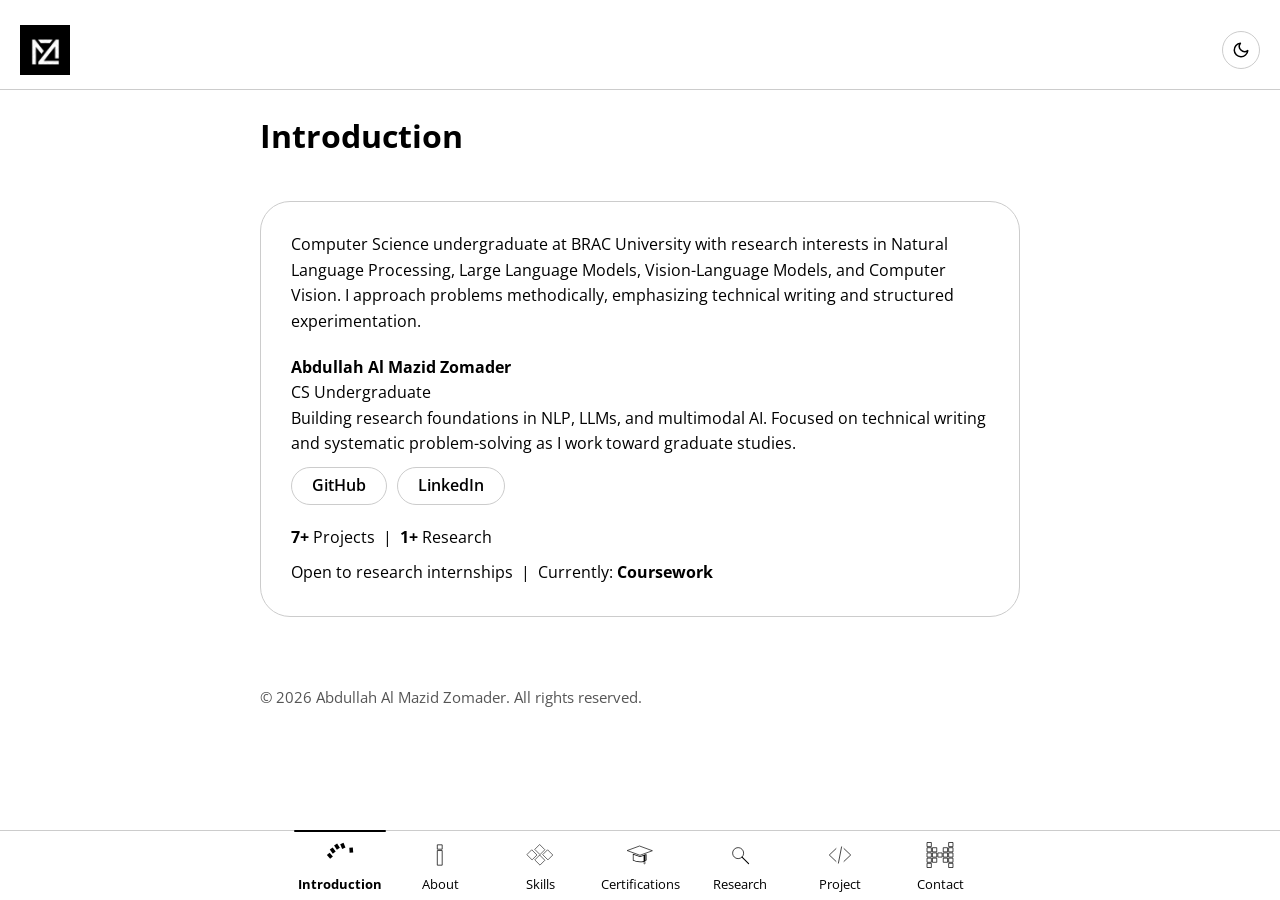
<file: index.html>
<!DOCTYPE html>
<html lang="en">

<head>
    <meta charset="utf-8" />
    <meta name="viewport" content="width=device-width, initial-scale=1.0">
    <link rel="canonical" href="https://shahriarabid191.github.io/" />
    <meta name="description" content="Personal portfolio of Abdullah Al Mazid Zomader — CS undergraduate at BRAC University. Projects, research, and contact." />
    <meta name="keywords" content="Portfolio, Computer Science, NLP, LLMs, Research, BRAC University">
    <meta name="author" content="Abdullah Al Mazid Zomader" />

    <title>Mazid | Portfolio</title>

    <link rel="icon" type="image/x-icon" href="/images/Logo.jpg">

    <link rel="preconnect" href="https://fonts.googleapis.com">
    <link rel="preconnect" href="https://fonts.gstatic.com" crossorigin>
    <link href="https://fonts.googleapis.com/css2?family=Open+Sans:ital,wght@0,300..800;1,300..800&display=swap" rel="stylesheet">

    <link rel="preload" href="/css/style.css" as="style">
    <link rel="stylesheet" href="/css/style.css">
    <script src="/js/script.js" defer></script>
    <script>
        (function() {
            var saved = localStorage.getItem('theme');
            var prefersDark = window.matchMedia('(prefers-color-scheme: dark)').matches;
            if (saved === 'dark' || (!saved && prefersDark)) document.documentElement.setAttribute('data-theme', 'dark');
        })();
    </script>
</head>

<body class="en">
    <header class="top-header" role="banner">
        <img id="logo" src="/images/Logo.jpg" alt="Logo">
    </header>

    <main class="content">

        <!-- INTRODUCTION -->
        <h1 class="pgTitle">Introduction</h1>

        <section class="container" id="introduction" aria-label="Introduction">
            <p>Computer Science undergraduate at BRAC University with research interests in Natural Language Processing,
            Large Language Models, Vision-Language Models, and Computer Vision. I approach problems methodically,
            emphasizing technical writing and structured experimentation.</p>

            <p class="mt-20">
                <strong>Abdullah Al Mazid Zomader</strong><br>
                CS Undergraduate
            </p>

            <p>Building research foundations in NLP, LLMs, and multimodal AI. Focused on technical writing and
            systematic problem-solving as I work toward graduate studies.</p>

            <div class="socials mt-10">
                <a class="link" href="https://github.com/mazidzomader" target="_blank" rel="noreferrer">GitHub</a>
                <a class="link" href="https://linkedin.com/in/abdullah-al-mazid-zomader" target="_blank" rel="noreferrer">LinkedIn</a>
            </div>

            <p class="mt-20">
                <strong id="projectCount">…</strong> Projects &nbsp;|&nbsp; <strong id="researchCount">…</strong> Research
            </p>

            <p class="mt-10">
                Open to research internships &nbsp;|&nbsp; Currently: <strong>Coursework</strong>
            </p>
        </section>


    </main>

    <footer class="footer">
        &copy; <script>document.write(new Date().getFullYear())</script> Abdullah Al Mazid Zomader. All rights reserved.
    </footer>

</body>

</html>
</file>
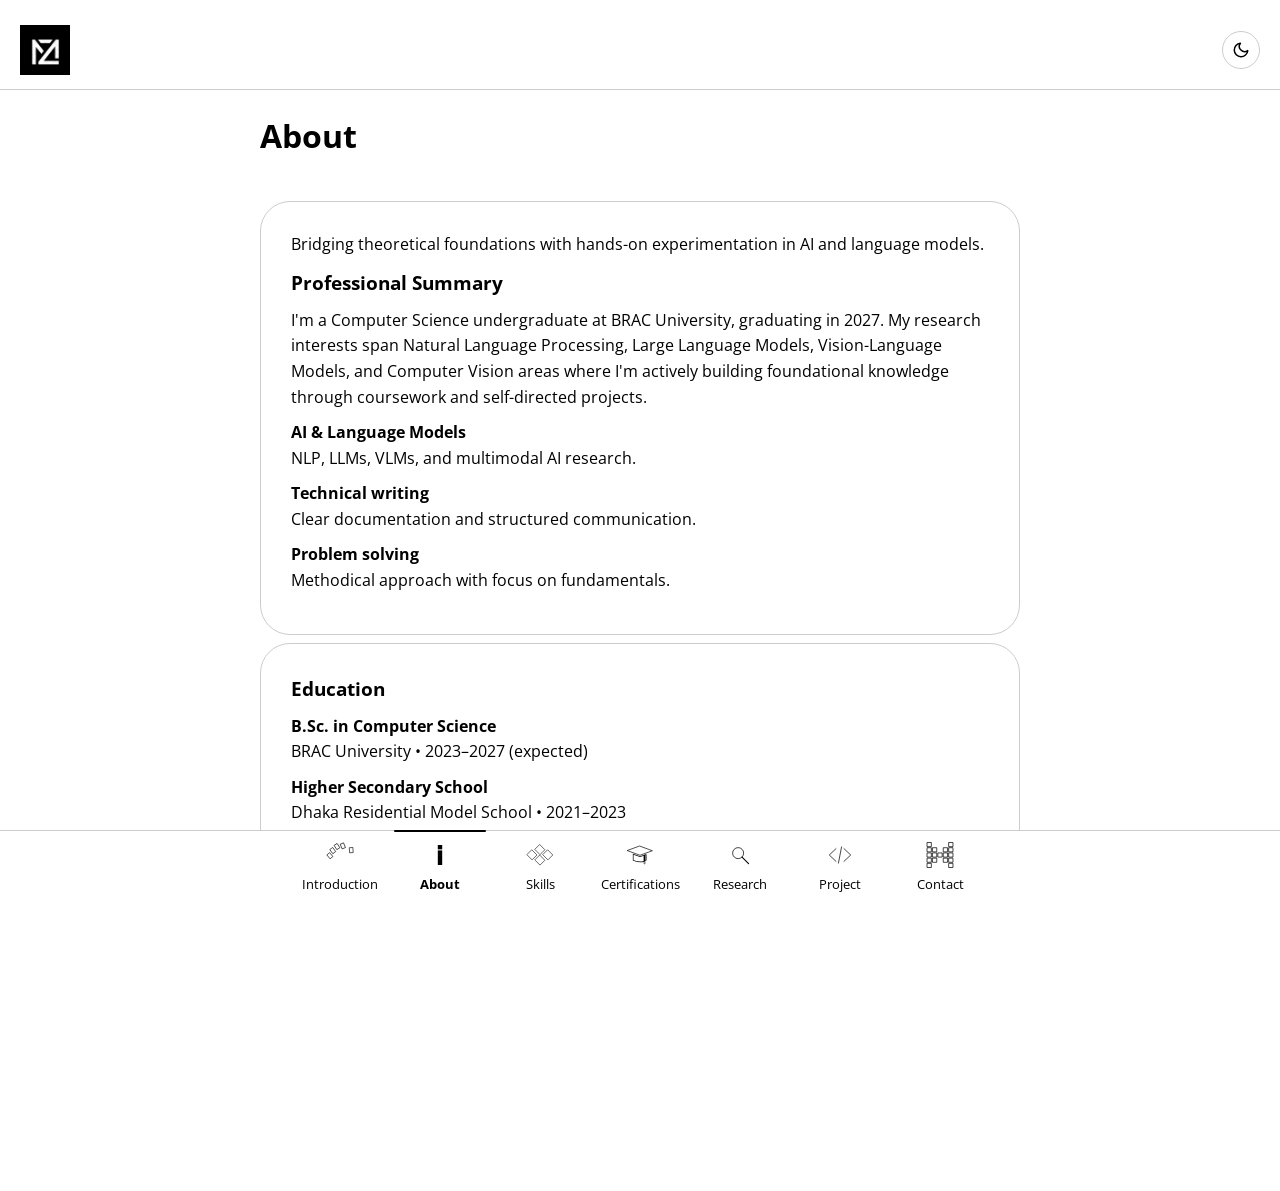
<file: en/about.html>
<!DOCTYPE html>
<html lang="en">

<head>
    <meta charset="utf-8" />
    <meta name="viewport" content="width=device-width, initial-scale=1.0">
    <meta name="description" content="My Portfolio Website" />
    <link rel="canonical" href="https://shahriarabid191.github.io/en/about.html" />
    <meta name="keywords" content="Portfolio, Resume, Web Developer">
    <meta name="author" content="Abdullah Al Mazid Zomader" />

    <title>Abdullah Al Mazid Zomader</title>

    <link rel="icon" type="image/x-icon" href="../images/Logo.jpg">

    <link rel="preconnect" href="https://fonts.googleapis.com">
    <link rel="preconnect" href="https://fonts.gstatic.com" crossorigin>
    <link href="https://fonts.googleapis.com/css2?family=Open+Sans:ital,wght@0,300..800;1,300..800&display=swap"
        rel="stylesheet">



    <link rel="preload" href="/css/style.css" as="style">
    <link rel="stylesheet" href="/css/style.css">
    <script src="/js/script.js" defer></script>
    <script>
        (function() {
            var saved = localStorage.getItem('theme');
            var prefersDark = window.matchMedia('(prefers-color-scheme: dark)').matches;
            if (saved === 'dark' || (!saved && prefersDark)) document.documentElement.setAttribute('data-theme', 'dark');
        })();
    </script>
</head>

<body class="en">
    <header class="top-header" role="banner">
        <img id="logo" src="../images/Logo.jpg" alt="Logo">
    </header>

    <main class="content">
        <h1 class="pgTitle">About</h1>

        <section class="container">
            <p class="mb-10">Bridging theoretical foundations with hands-on experimentation in AI and language models.</p>

            <h3 class="mb-10">Professional Summary</h3>
            <p class="mb-10">I'm a Computer Science undergraduate at BRAC University, graduating in 2027. My research interests span
            Natural Language Processing, Large Language Models, Vision-Language Models, and Computer Vision areas
            where I'm actively building foundational knowledge through coursework and self-directed projects.</p>

            <p class="mb-10"><strong>AI &amp; Language Models</strong><br>NLP, LLMs, VLMs, and multimodal AI research.</p>
            <p class="mb-10"><strong>Technical writing</strong><br>Clear documentation and structured communication.</p>
            <p class="mb-10"><strong>Problem solving</strong><br>Methodical approach with focus on fundamentals.</p>
        </section>

        <section class="container">
            <h3 class="mb-10">Education</h3>
            <p class="mb-10">
                <strong>B.Sc. in Computer Science</strong><br>
                BRAC University &bull; 2023&ndash;2027 (expected)
            </p>
            <p class="mb-10">
                <strong>Higher Secondary School</strong><br>
                Dhaka Residential Model School &bull; 2021&ndash;2023
            </p>
            <p class="mb-10">
                <strong>Secondary School</strong><br>
                Daffodil International School, Tangail &bull; 2010&ndash;2020
            </p>
            <p>
                <strong>Location</strong><br>
                Dhaka, Bangladesh
            </p>
        </section>
    </main>

    <footer class="footer">
        &copy; <script>document.write(new Date().getFullYear())</script> Abdullah Al Mazid Zomader. All rights reserved.
    </footer>
</file>
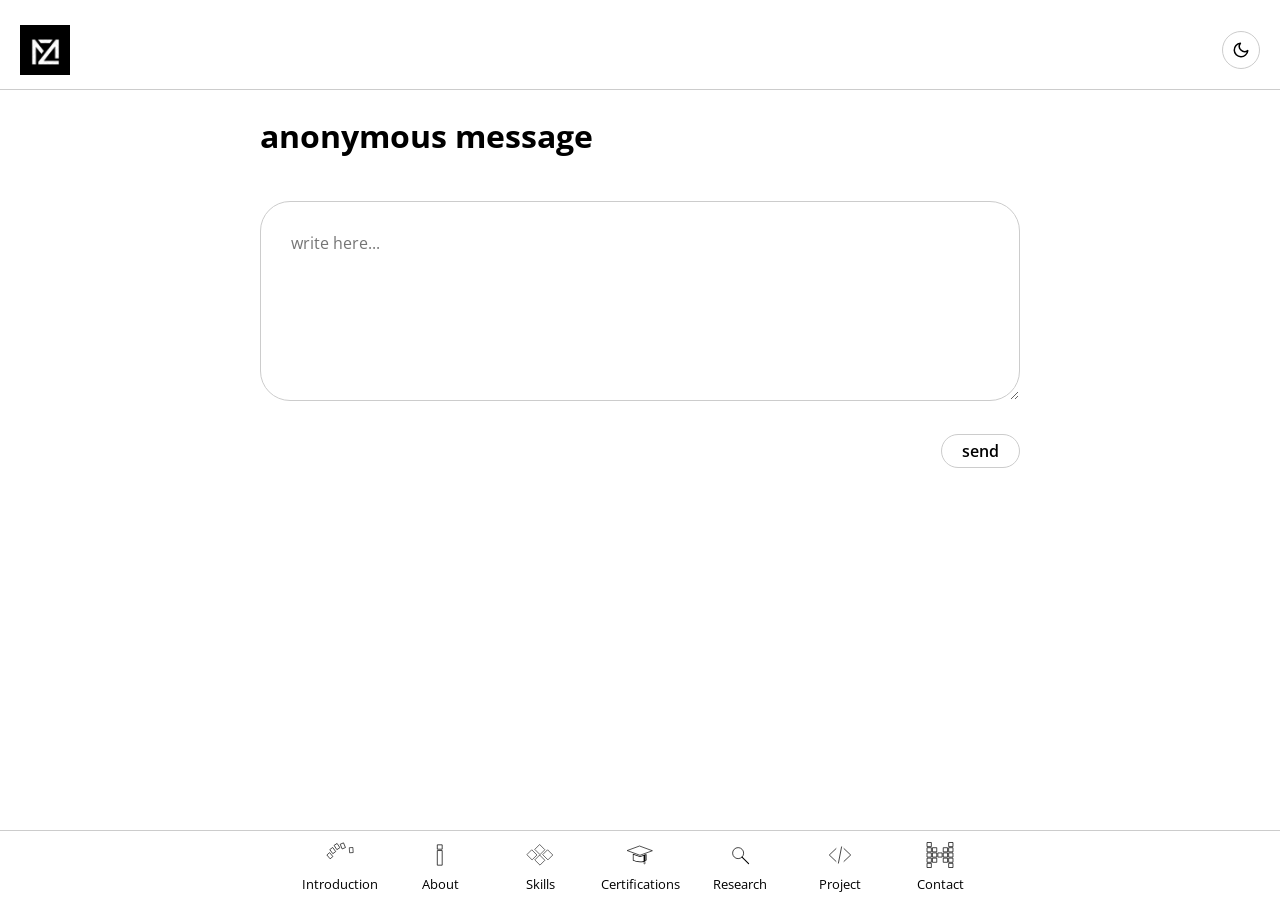
<file: en/anonMsg.html>
<!DOCTYPE html>
<html lang="en">

<head>
    <meta charset="utf-8" />
    <meta name="viewport" content="width=device-width, initial-scale=1.0">
    <meta name="description" content="My Portfolio Website" />
    <link rel="canonical" href="https://shahriarabid191.github.io/en/anonMsg.html" />
    <meta name="keywords" content="Portfolio, Resume, Web Developer">
    <meta name="author" content="Abdullah Al Mazid Zomader" />

    <title>Abdullah Al Mazid Zomader</title>

    <link rel="icon" type="image/x-icon" href="../images/Logo.jpg">

    <link rel="preconnect" href="https://fonts.googleapis.com">
    <link rel="preconnect" href="https://fonts.gstatic.com" crossorigin>
    <link href="https://fonts.googleapis.com/css2?family=Open+Sans:ital,wght@0,300..800;1,300..800&display=swap"
        rel="stylesheet">



    <link rel="preload" href="/css/style.css" as="style">
    <link rel="stylesheet" href="/css/style.css">
    <script src="/js/script.js" defer></script>
</head>

<body class="en">
    <header class="top-header" role="banner">
        <img id="logo" src="../images/Logo.jpg" alt="Logo">
    </header>

    <main class="content">

        <h1 class="pgTitle">anonymous message</h1>

        <section>
            <form id="anonForm"
                action="https://docs.google.com/forms/d/e/YOUR_FORM_ID/formResponse"
                method="POST">
                <textarea name="entry.73684100" required placeholder="write here..."></textarea>
                <button type="submit">send</button>
            </form>
        </section>

    </main>

</body>

</html>
</file>
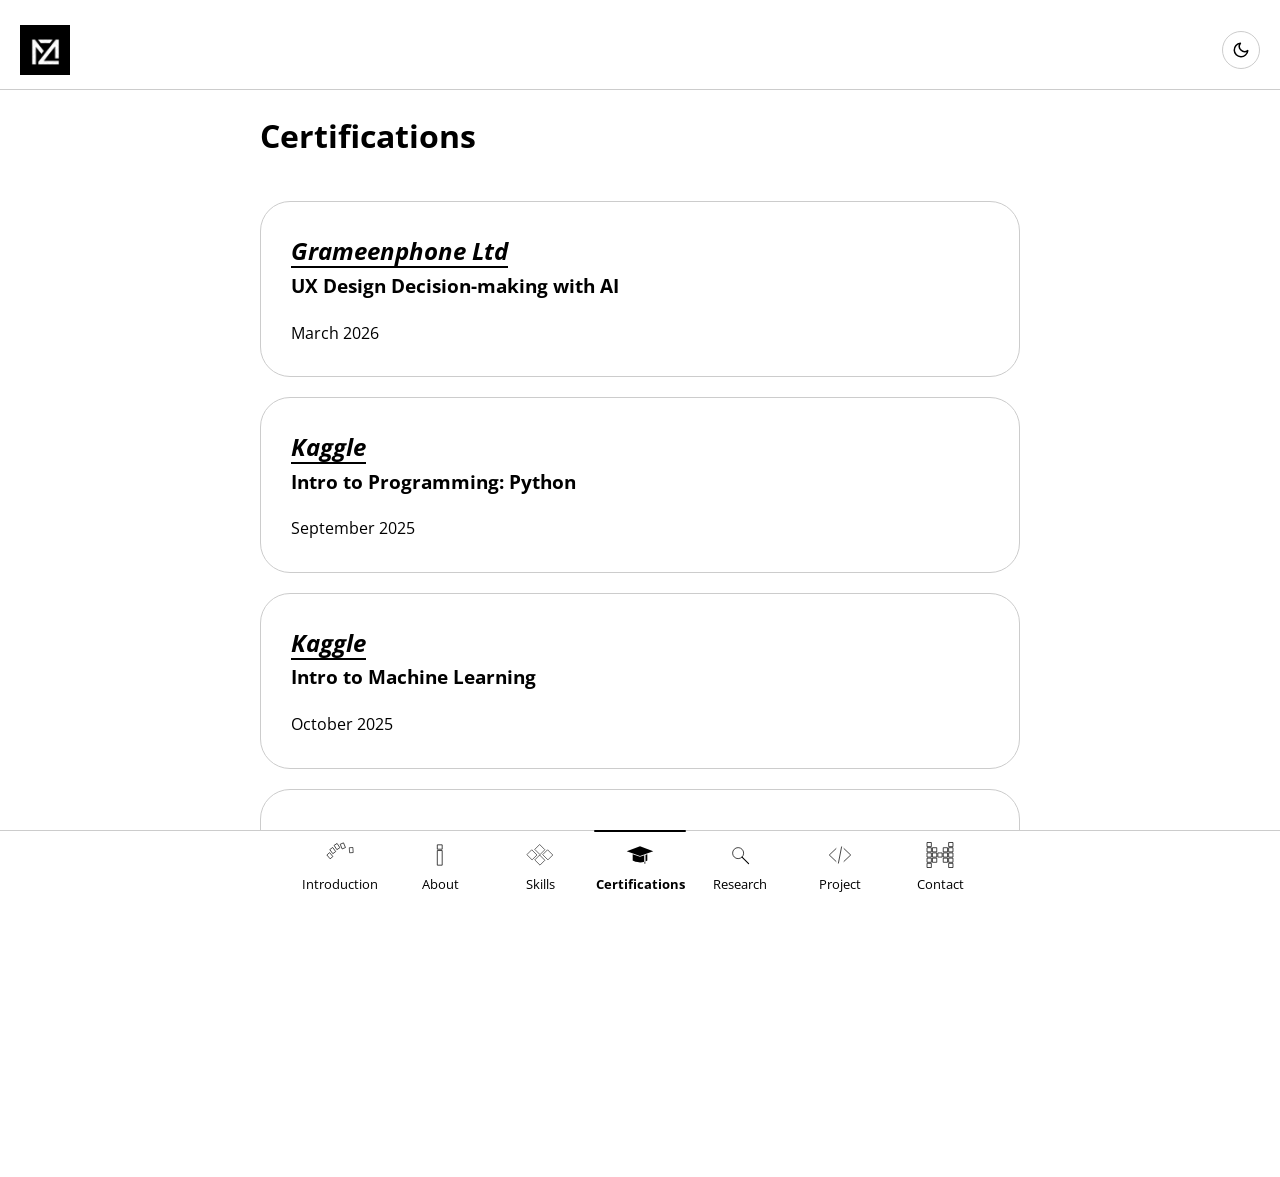
<file: en/certifications.html>
<!DOCTYPE html>
<html lang="en">

<head>
    <meta charset="utf-8" />
    <meta name="viewport" content="width=device-width, initial-scale=1.0">
    <meta name="description" content="My Portfolio Website" />
    <link rel="canonical" href="https://shahriarabid191.github.io/en/certifications.html" />
    <meta name="keywords" content="Portfolio, Resume, Web Developer">
    <meta name="author" content="Abdullah Al Mazid Zomader" />

    <title>Abdullah Al Mazid Zomader</title>

    <link rel="icon" type="image/x-icon" href="../images/Logo.jpg">

    <link rel="preconnect" href="https://fonts.googleapis.com">
    <link rel="preconnect" href="https://fonts.gstatic.com" crossorigin>
    <link href="https://fonts.googleapis.com/css2?family=Open+Sans:ital,wght@0,300..800;1,300..800&display=swap" rel="stylesheet">
   
    
    
    <link rel="preload" href="/css/style.css" as="style">
    <link rel="stylesheet" href="/css/style.css">
    <script src="/js/script.js" defer></script>
    <script>
        (function() {
            var saved = localStorage.getItem('theme');
            var prefersDark = window.matchMedia('(prefers-color-scheme: dark)').matches;
            if (saved === 'dark' || (!saved && prefersDark)) document.documentElement.setAttribute('data-theme', 'dark');
        })();
    </script>
</head>

<body class="en">
    <header class="top-header" role="banner">
        <img id="logo" src="../images/Logo.jpg" alt="Logo">
    </header>

    <main class="content">
        <h1 class="pgTitle">Certifications</h1>

        <article>
            <section class="container">
                <h2><a href="https://www.grameenphone.academy/cert/a12ae2732411" target="_blank" rel="noreferrer" class="link bold">Grameenphone Ltd</a></h2>
                <h3>UX Design Decision-making with AI</h3>
                <p class="mt-20">March 2026</p>
            </section>

            <section class="container" style="margin-top: 20px;">
                <h2><a href="https://www.kaggle.com/learn/certification/mazidzomader/python" target="_blank" rel="noreferrer" class="link bold">Kaggle</a></h2>
                <h3>Intro to Programming: Python</h3>
                <p class="mt-20">September 2025</p>
            </section>

            <section class="container" style="margin-top: 20px;">
                <h2><a href="https://www.kaggle.com/learn/certification/mazidzomader/intro-to-machine-learning" target="_blank" rel="noreferrer" class="link bold">Kaggle</a></h2>
                <h3>Intro to Machine Learning</h3>
                <p class="mt-20">October 2025</p>
            </section>

            <section class="container" style="margin-top: 20px;">
                <h2><a href="https://www.kaggle.com/learn/certification/mazidzomader/intermediate-machine-learning" target="_blank" rel="noreferrer" class="link bold">Kaggle</a></h2>
                <h3>Intermediate Machine Learning</h3>
                <p class="mt-20">October 2025</p>
            </section>
        </article>
    </main>

    <footer class="footer">
        &copy; <script>document.write(new Date().getFullYear())</script> Abdullah Al Mazid Zomader. All rights reserved.
    </footer>
</body>
</html>
</file>
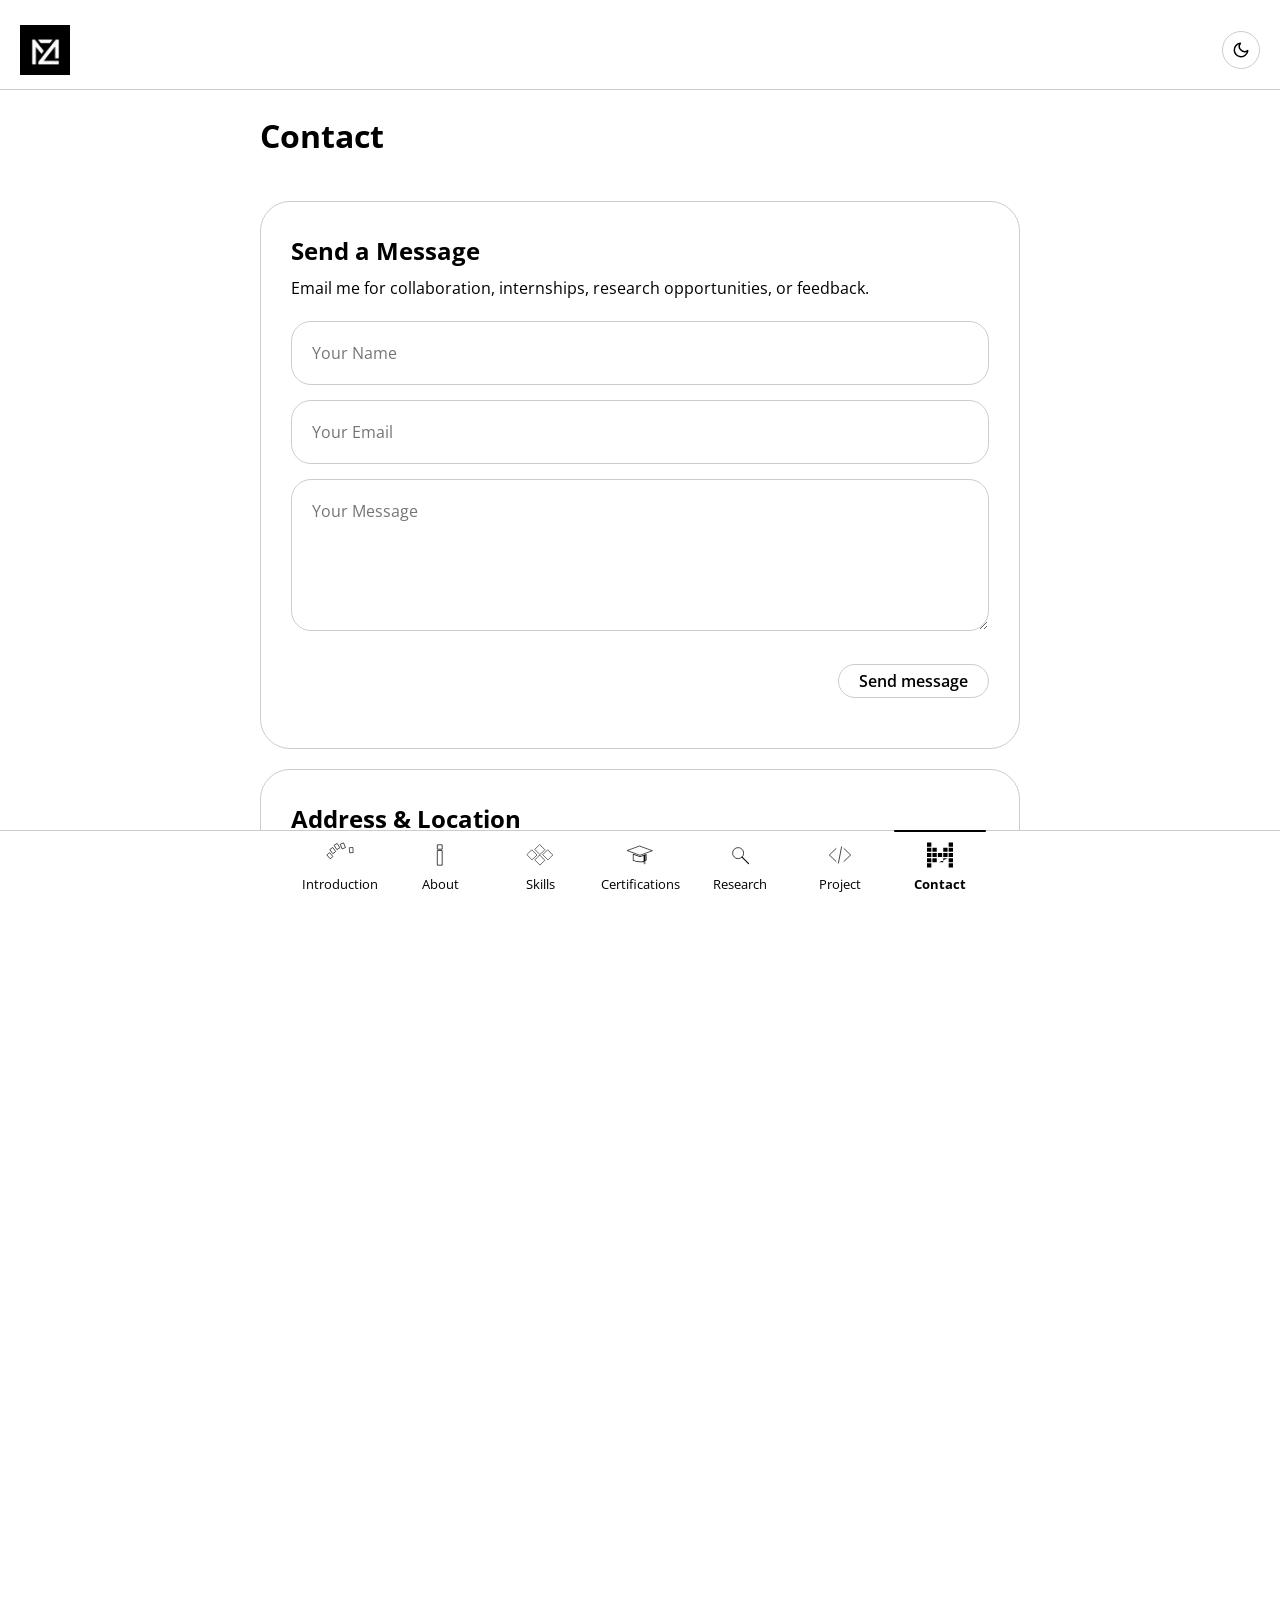
<file: en/contact.html>
<!DOCTYPE html>
<html lang="en">

<head>
    <meta charset="utf-8" />
    <meta name="viewport" content="width=device-width, initial-scale=1.0">
    <meta name="description" content="My Portfolio Website" />
    <link rel="canonical" href="https://shahriarabid191.github.io/en/contact.html" />
    <meta name="keywords" content="Portfolio, Resume, Web Developer">
    <meta name="author" content="Abdullah Al Mazid Zomader" />

    <title>Abdullah Al Mazid Zomader</title>

    <link rel="icon" type="image/x-icon" href="../images/Logo.jpg">

    <link rel="preconnect" href="https://fonts.googleapis.com">
    <link rel="preconnect" href="https://fonts.gstatic.com" crossorigin>
    <link href="https://fonts.googleapis.com/css2?family=Open+Sans:ital,wght@0,300..800;1,300..800&display=swap" rel="stylesheet">
   
    
    
    <link rel="preload" href="/css/style.css" as="style">
    <link rel="stylesheet" href="/css/style.css">
    <script src="/js/script.js" defer></script>
    <script>
        (function() {
            var saved = localStorage.getItem('theme');
            var prefersDark = window.matchMedia('(prefers-color-scheme: dark)').matches;
            if (saved === 'dark' || (!saved && prefersDark)) document.documentElement.setAttribute('data-theme', 'dark');
        })();
    </script>
</head>

<body class="en">
    <header class="top-header" role="banner">
        <img id="logo" src="../images/Logo.jpg" alt="Logo">
    </header>

    <main class="content" style="padding-bottom: 120px;">

        <h1 class="pgTitle">Contact</h1>

        <section class="container" id="contact">
            <h2>Send a Message</h2>
            <p class="muted mt-5">Email me for collaboration, internships, research opportunities, or feedback.</p>
            <form action="https://api.web3forms.com/submit" method="POST" id="form" name="contact-form" novalidate class="mt-20">
                <input type="hidden" name="access_key" value="1c92272d-4b39-4bab-828f-a2dd3d727b95" />
                <input type="hidden" name="subject" value="New email for you from your personal website" />
                <input type="hidden" name="from_name" value="Portfolio Website" />

                <input class="input-minimal" id="name" name="name" type="text" placeholder="Your Name" autocomplete="name" required />
                <input class="input-minimal" id="email" name="email" type="email" placeholder="Your Email" autocomplete="email" required />
                <textarea class="input-minimal" id="message" name="message" rows="5" placeholder="Your Message" required style="resize: vertical;"></textarea>
                
                <button type="submit" id="submitBtn">Send message</button>
                <div id="formStatus" class="mt-10 bold" role="status" aria-live="polite"></div>
            </form>
        </section>

        <section class="container mt-20">
            <h2>Address & Location</h2>
            <p class="mt-10">
                Abdullah Al Mazid Zomader<br />
                BRAC University<br />
                Kha 224, Bir Uttam Rafiqul Islam Ave<br />
                Dhaka, Bangladesh • 1212
            </p>
            <div class="mt-20" style="border-radius: 15px; overflow: hidden; border: 1px solid var(--border);">
                <iframe src="https://www.google.com/maps/embed?pb=!1m18!1m12!1m3!1d3651.2753880436926!2d90.41994937979644!3d23.773205923617734!2m3!1f0!2f0!3f0!3m2!1i1024!2i768!4f13.1!3m3!1m2!1s0x3755c7715a40c603%3A0xec01cd75f33139f5!2sBRAC%20University!5e0!3m2!1sen!2sbd!4v1769618813360!5m2!1sen!2sbd" width="100%" height="300" style="border:0; display:block;" allowfullscreen="" loading="lazy" referrerpolicy="no-referrer-when-downgrade"></iframe>
            </div>
        </section>

        <section class="socials mt-20">
            <a href="https://github.com/mazidzomader" class="link" target="_blank" rel="noreferrer">GitHub</a>
            <a href="https://www.linkedin.com/in/abdullah-al-mazid-zomader/" class="link" target="_blank" rel="noreferrer">LinkedIn</a>
            <a href="https://drive.google.com/file/d/1fDNzbJQZVZAIjp-kpCPCDbw_G-Gh_mZn/view" class="link" target="_blank" rel="noreferrer">Resume PDF</a>
            <a href="mailto:contact.mazidzomader@gmail.com" class="link">Email</a>
            <a href="https://calendar.google.com/calendar/r/week?cid=contact.mazidzomader@gmail.com" class="link" target="_blank" rel="noreferrer">Calendar</a>
        </section>

    </main>

    <footer class="footer">
        &copy;<script>document.write(new Date().getFullYear())</script> Abdullah Al Mazid Zomader. All rights reserved.
    </footer>

</body>

</html>
</file>
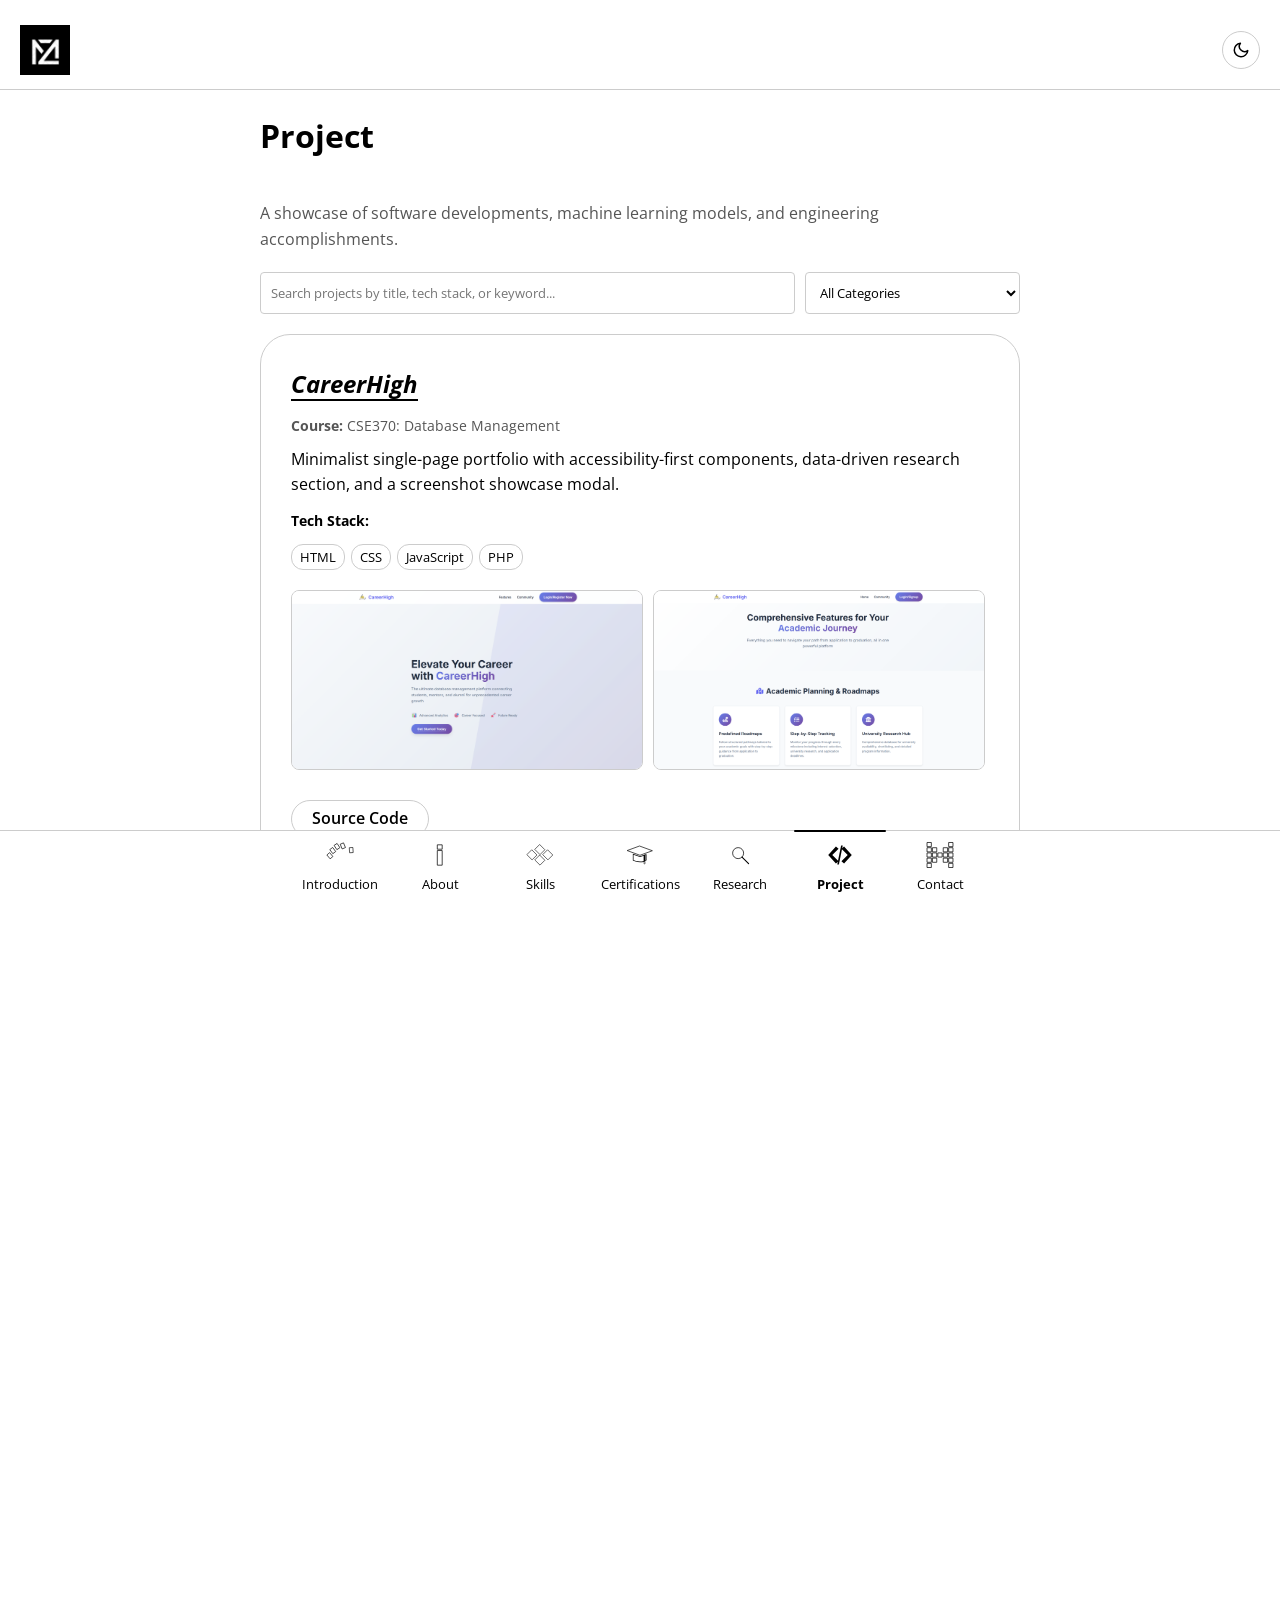
<file: en/project.html>
<!DOCTYPE html>
<html lang="en">

<head>
    <meta charset="utf-8" />
    <meta name="viewport" content="width=device-width, initial-scale=1.0">
    <meta name="description" content="My Portfolio Website" />
    <link rel="canonical" href="https://shahriarabid191.github.io/en/project.html" />
    <meta name="keywords" content="Portfolio, Resume, Web Developer">
    <meta name="author" content="Abdullah Al Mazid Zomader" />

    <title>Abdullah Al Mazid Zomader</title>

    <link rel="icon" type="image/x-icon" href="../images/Logo.jpg">

    <link rel="preconnect" href="https://fonts.googleapis.com">
    <link rel="preconnect" href="https://fonts.gstatic.com" crossorigin>
    <link href="https://fonts.googleapis.com/css2?family=Open+Sans:ital,wght@0,300..800;1,300..800&display=swap" rel="stylesheet">
   
    
    
    <link rel="preload" href="/css/style.css" as="style">
    <link rel="stylesheet" href="/css/style.css">
    <script src="/js/script.js" defer></script>
    <script>
        (function() {
            var saved = localStorage.getItem('theme');
            var prefersDark = window.matchMedia('(prefers-color-scheme: dark)').matches;
            if (saved === 'dark' || (!saved && prefersDark)) document.documentElement.setAttribute('data-theme', 'dark');
        })();
    </script>
</head>

<body class="en">
    <header class="top-header" role="banner">
        <img id="logo" src="../images/Logo.jpg" alt="Logo">
    </header>

    <main class="content">

        <h1 class="pgTitle">Project</h1>

        <article>
            <section class="container" style="background: transparent; border: none; padding: 0;">
                <p class="mb-20" style="color: var(--muted);">A showcase of software developments, machine learning models, and engineering accomplishments.</p>
                
                <div class="project-controls mt-20" style="display: flex; gap: 10px; flex-wrap: wrap; margin-bottom: 20px;">
                    <input type="text" id="projectSearch" placeholder="Search projects by title, tech stack, or keyword..." style="flex: 1; min-width: 200px; padding: 10px; border: 1px solid var(--border); border-radius: 4px; background: var(--input-bg); color: var(--text);">
                    <select id="projectFilter" style="padding: 10px; border: 1px solid var(--border); border-radius: 4px; background: var(--input-bg); color: var(--text); cursor: pointer;">
                        <option value="all">All Categories</option>
                        <option value="ai">AI</option>
                        <option value="computer-networks">Computer Networks</option>
                        <option value="database">Database</option>
                        <option value="machine-learning">Machine Learning</option>
                        <option value="natural-language-processing">Natural Language Processing</option>
                        <option value="neural-network">Neural Network</option>
                        <option value="mobile">Mobile</option>
                    </select>
                </div>
            </section>

            <div class="project-list">
                <!-- Project 1 -->
                <section class="project-item container mt-20" data-category="database">
                    <h2><a href="https://github.com/mazidzomader/CSE370-Project-CareerHigh" target="_blank" rel="noreferrer" class="link bold">CareerHigh</a></h2>
                    <p class="mt-10" style="color: var(--muted); font-size: 0.9em;"><strong>Course:</strong> CSE370: Database Management</p>
                    <p class="mt-10">Minimalist single-page portfolio with accessibility-first components, data-driven research section, and a screenshot showcase modal.</p>
                    
                    <div class="mt-10">
                        <span class="bold" style="font-size: 0.9em;">Tech Stack:</span>
                        <div class="mt-10" style="display: flex; gap: 6px; flex-wrap: wrap;">
                            <span style="font-size: 0.8em; padding: 2px 8px; border: 1px solid var(--border); border-radius: 12px;">HTML</span>
                            <span style="font-size: 0.8em; padding: 2px 8px; border: 1px solid var(--border); border-radius: 12px;">CSS</span>
                            <span style="font-size: 0.8em; padding: 2px 8px; border: 1px solid var(--border); border-radius: 12px;">JavaScript</span>
                            <span style="font-size: 0.8em; padding: 2px 8px; border: 1px solid var(--border); border-radius: 12px;">PHP</span>
                        </div>
                    </div>

                    <div class="image-gallery mt-20">
                        <img src="/images/Project1/Homepage.png" alt="Portfolio — hero section" title="Homepage">
                        <img src="/images/Project1/Features.png" alt="Portfolio — research section" title="Features">
                        <img src="/images/Project1/Login.png" alt="Portfolio — projects section" title="Login">
                        <img src="/images/Project1/Signup.png" alt="Portfolio — projects section" title="Signup">
                        <img src="/images/Project1/Dashboard.png" alt="Portfolio — projects section" title="Dashboard">
                        <img src="/images/Project1/Roadmap.png" alt="Portfolio — projects section" title="Roadmap">
                        <img src="/images/Project1/Activities.png" alt="Portfolio — projects section" title="Activities">
                        <img src="/images/Project1/Document.png" alt="Portfolio — projects section" title="Document">
                        <img src="/images/Project1/Exam.png" alt="Portfolio — projects section" title="Exam">
                        <img src="/images/Project1/Research Ideas.png" alt="Portfolio — projects section" title="Research Ideas">
                    </div>
                    
                    <div class="socials mt-20">
                        <a class="link" href="https://github.com/mazidzomader/CSE370-Project-CareerHigh" target="_blank" rel="noreferrer">Source Code</a>
                    </div>
                </section>

                <!-- Project 2 -->
                <section class="project-item container mt-20" data-category="computer-networks">
                    <h2><a href="https://github.com/mazidzomader/CSE421-Project-BRACU_Campus_Network_Design" target="_blank" rel="noreferrer" class="link bold">BRACU Campus Network Design</a></h2>
                    <p class="mt-10" style="color: var(--muted); font-size: 0.9em;"><strong>Course:</strong> CSE421: Computer Networks</p>
                    <p class="mt-10">This project designs and implements a secure, scalable campus network for BRAC University using Cisco Packet Tracer, integrating VLSM, routing, and centralized enterprise services.</p>
                    
                    <div class="mt-10">
                        <span class="bold" style="font-size: 0.9em;">Tech Stack:</span>
                        <div class="mt-10" style="display: flex; gap: 6px; flex-wrap: wrap;">
                            <span style="font-size: 0.8em; padding: 2px 8px; border: 1px solid var(--border); border-radius: 12px;">Cisco Packet Tracker</span>
                        </div>
                    </div>

                    <div class="image-gallery mt-20">
                        <img src="/images/Project2/421_Project_Diagram.png" alt="Protocol Diagram" title="Protocol Diagram">
                    </div>
                    
                    <div class="socials mt-20">
                        <a class="link" href="https://github.com/mazidzomader/CSE421-Project-BRACU_Campus_Network_Design" target="_blank" rel="noreferrer">Source Code</a>
                    </div>
                </section>

                <!-- Project 3 -->
                <section class="project-item container mt-20" data-category="ai,machine-learning,neural-network">
                    <h2><a href="https://github.com/mazidzomader/CSE422-Project-Flat_Price_Prediction" target="_blank" rel="noreferrer" class="link bold">Flat Pricing Analysis</a></h2>
                    <p class="mt-10" style="color: var(--muted); font-size: 0.9em;"><strong>Course:</strong> CSE422: Artificial Intelligence</p>
                    <p class="mt-10">This project analyzes and classifies apartment price ranges using machine learning techniques to predict housing categories based on key features.</p>
                    
                    <div class="mt-10">
                        <span class="bold" style="font-size: 0.9em;">Tech Stack:</span>
                        <div class="mt-10" style="display: flex; gap: 6px; flex-wrap: wrap;">
                            <span style="font-size: 0.8em; padding: 2px 8px; border: 1px solid var(--border); border-radius: 12px;">Python</span>
                            <span style="font-size: 0.8em; padding: 2px 8px; border: 1px solid var(--border); border-radius: 12px;">Numpy</span>
                            <span style="font-size: 0.8em; padding: 2px 8px; border: 1px solid var(--border); border-radius: 12px;">Pandas</span>
                            <span style="font-size: 0.8em; padding: 2px 8px; border: 1px solid var(--border); border-radius: 12px;">Scikit-Learn</span>
                            <span style="font-size: 0.8em; padding: 2px 8px; border: 1px solid var(--border); border-radius: 12px;">Seaborn</span>
                        </div>
                    </div>

                    <div class="image-gallery mt-20">
                        <img src="/images/Project3/422.png" alt="ProjectSummary" title="Model Scores">
                        <img src="/images/Project3/confusion_matrix.png" alt="Confusion" title="Confusion">
                        <img src="/images/Project3/Accuracy.png" alt="Accuracy" title="Accuracy">
                        <img src="/images/Project3/Precision.png" alt="Precision" title="Precision">
                        <img src="/images/Project3/Recall.png" alt="Recall" title="Recall">
                        <img src="/images/Project3/AUC.png" alt="AUC" title="AUC">
                    </div>
                    
                    <div class="socials mt-20">
                        <a class="link" href="https://github.com/mazidzomader/CSE422-Project-Flat_Price_Prediction" target="_blank" rel="noreferrer">Source Code</a>
                    </div>
                </section>

                <!-- Project 4 -->
                <section class="project-item container mt-20" data-category="machine-learning,neural-network,natural-language-processing">
                    <h2><a href="https://github.com/mazidzomader/CSE440-PROJECT-BRACU" target="_blank" rel="noreferrer" class="link bold">Multi-Class Text Classification</a></h2>
                    <p class="mt-10" style="color: var(--muted); font-size: 0.9em;"><strong>Course:</strong> CSE440: Natural Language Processing</p>
                    <p class="mt-10">A comprehensive study on multi-class text classification using 107k+ news headlines. Explores the impact of various preprocessing pipelines, word embeddings, and neural architectures on accuracy.</p>
                    
                    <div class="mt-10">
                        <span class="bold" style="font-size: 0.9em;">Tech Stack:</span>
                        <div class="mt-10" style="display: flex; gap: 6px; flex-wrap: wrap;">
                            <span style="font-size: 0.8em; padding: 2px 8px; border: 1px solid var(--border); border-radius: 12px;">Python</span>
                            <span style="font-size: 0.8em; padding: 2px 8px; border: 1px solid var(--border); border-radius: 12px;">TensorFlow</span>
                            <span style="font-size: 0.8em; padding: 2px 8px; border: 1px solid var(--border); border-radius: 12px;">Keras</span>
                            <span style="font-size: 0.8em; padding: 2px 8px; border: 1px solid var(--border); border-radius: 12px;">Scikit-Learn</span>
                            <span style="font-size: 0.8em; padding: 2px 8px; border: 1px solid var(--border); border-radius: 12px;">NLTK</span>
                            <span style="font-size: 0.8em; padding: 2px 8px; border: 1px solid var(--border); border-radius: 12px;">Word2Vec</span>
                        </div>
                    </div>

                    <div class="image-gallery mt-20">
                        <img src="/images/Project4/Results.png" alt="Model Comparison Results Table" title="Model Comparison Results">
                        <img src="/images/Project4/Wordcloud.png" alt="Word Cloud of Frequent Terms" title="Frequent Terms Word Cloud">
                        <img src="/images/Project4/barplot.png" alt="Class Distribution Bar Plot" title="Class Distribution">
                        <img src="/images/Project4/Best_CM.png" alt="Confusion Matrix of the Best Performing Model" title="Best Model Confusion Matrix">
                        <img src="/images/Project4/Worst_CM.png" alt="Confusion Matrix of the Worst Performing Model" title="Worst Model Confusion Matrix">
                    </div>
                    
                    <div class="socials mt-20">
                        <a class="link" href="https://github.com/mazidzomader/CSE440-PROJECT-BRACU" target="_blank" rel="noreferrer">Source Code</a>
                    </div>
                </section>

                <!-- Project 5 -->
                <section class="project-item container mt-20" data-category="neural-network,machine-learning,natural-language-processing">
                    <h2><a href="https://github.com/mazidzomader/MUSE-CSE425" target="_blank" rel="noreferrer" class="link bold">MUSE: Music Understanding with Structured Embeddings</a></h2>
                    <p class="mt-10" style="color: var(--muted); font-size: 0.9em;"><strong>Course:</strong> CSE425: Neural Networks</p>
                    <p class="mt-10">A hybrid BERT + Graph Neural Network (GNN) system for musical context understanding. Combines contextual language representations from lyrics and captions with message-passing on music structure graphs for multi-label tagging, emotion regression, and cross-modal audio–text alignment.</p>
                    
                    <div class="mt-10">
                        <span class="bold" style="font-size: 0.9em;">Tech Stack:</span>
                        <div class="mt-10" style="display: flex; gap: 6px; flex-wrap: wrap;">
                            <span style="font-size: 0.8em; padding: 2px 8px; border: 1px solid var(--border); border-radius: 12px;">Python</span>
                            <span style="font-size: 0.8em; padding: 2px 8px; border: 1px solid var(--border); border-radius: 12px;">PyTorch</span>
                            <span style="font-size: 0.8em; padding: 2px 8px; border: 1px solid var(--border); border-radius: 12px;">PyTorch Geometric</span>
                            <span style="font-size: 0.8em; padding: 2px 8px; border: 1px solid var(--border); border-radius: 12px;">HuggingFace Transformers</span>
                            <span style="font-size: 0.8em; padding: 2px 8px; border: 1px solid var(--border); border-radius: 12px;">librosa</span>
                        </div>
                    </div>

                    <div class="image-gallery mt-20">
                        <img src="/images/Project5/task1_f1.png" alt="BERT Baseline Performance — Macro-F1, Micro-F1 and Accuracy over epochs" title="Task 1: BERT Baseline Performance">
                        <img src="/images/Project5/task2_polar.png" alt="Polar Accuracy Chart — per-genre classification accuracy" title="Task 2: GNN Genre Classification Accuracy">
                        <img src="/images/Project5/task2_cm.png" alt="MusicGAT Genre Classification Confusion Matrix" title="Task 2: Confusion Matrix">
                        <img src="/images/Project5/task3_tsne.png" alt="t-SNE Visualization of Fused Latent Space with Cross-Attention" title="Task 3: GNN–BERT Fusion t-SNE">
                        <img src="/images/Project5/task4_contrastive_loss.png" alt="Contrastive Training Loss Curve — InfoNCE train vs validation" title="Task 4: Contrastive Loss Curve">
                        <img src="/images/Project5/task4_retrieval.png" alt="Cross-Modal Retrieval Recall@K metrics" title="Task 4: Cross-Modal Retrieval Metrics">
                    </div>
                    
                    <div class="socials mt-20">
                        <a class="link" href="https://github.com/mazidzomader/MUSE-CSE425" target="_blank" rel="noreferrer">Source Code</a>
                    </div>
                </section>

                <!-- Project 6 -->
                <section class="project-item container mt-20" data-category="database">
                    <h2><a href="https://github.com/mazidzomader/ZENO" target="_blank" rel="noreferrer" class="link bold">ZENO: Smart Building Parking Area Rental & Management</a></h2>
                    <p class="mt-10" style="color: var(--muted); font-size: 0.9em;"><strong>Course:</strong> CSE470: Software Engineering</p>
                    <p class="mt-10">A full-stack web platform that replaces manual parking slot management for residential and commercial buildings. Features role-based dashboards for admins, slot owners, and renters with real-time booking, Stripe payments, Leaflet map navigation, dynamic pricing, PDF invoice generation, and overstay penalty enforcement.</p>

                    <div class="mt-10">
                        <span class="bold" style="font-size: 0.9em;">Tech Stack:</span>
                        <div class="mt-10" style="display: flex; gap: 6px; flex-wrap: wrap;">
                            <span style="font-size: 0.8em; padding: 2px 8px; border: 1px solid var(--border); border-radius: 12px;">React 19</span>
                            <span style="font-size: 0.8em; padding: 2px 8px; border: 1px solid var(--border); border-radius: 12px;">Node.js</span>
                            <span style="font-size: 0.8em; padding: 2px 8px; border: 1px solid var(--border); border-radius: 12px;">Express.js</span>
                            <span style="font-size: 0.8em; padding: 2px 8px; border: 1px solid var(--border); border-radius: 12px;">MongoDB</span>
                            <span style="font-size: 0.8em; padding: 2px 8px; border: 1px solid var(--border); border-radius: 12px;">Stripe</span>
                            <span style="font-size: 0.8em; padding: 2px 8px; border: 1px solid var(--border); border-radius: 12px;">JWT</span>
                            <span style="font-size: 0.8em; padding: 2px 8px; border: 1px solid var(--border); border-radius: 12px;">Leaflet</span>
                            <span style="font-size: 0.8em; padding: 2px 8px; border: 1px solid var(--border); border-radius: 12px;">Tailwind CSS</span>
                        </div>
                    </div>

                    <div class="image-gallery mt-20">
                        <img src="/images/Project6/ZENO.png" alt="ZENO — Hero Banner" title="ZENO">
                        <img src="/images/Project6/HomePage.png" alt="ZENO Home Page" title="Home Page">
                        <img src="/images/Project6/SignUp.png" alt="Sign Up Page" title="Sign Up">
                        <img src="/images/Project6/LogIn.png" alt="Log In Page" title="Log In">
                        <img src="/images/Project6/Renter Dashboard.png" alt="Renter Dashboard" title="Renter Dashboard">
                        <img src="/images/Project6/Owner Dashboard.png" alt="Owner Dashboard" title="Owner Dashboard">
                        <img src="/images/Project6/admin dash 1.png" alt="Admin Dashboard Overview" title="Admin Dashboard">
                        <img src="/images/Project6/admin dash 2.png" alt="Admin Dashboard — Slot Management" title="Admin Dashboard 2">
                        <img src="/images/Project6/admin dash 3.png" alt="Admin Dashboard — User Management" title="Admin Dashboard 3">
                        <img src="/images/Project6/admin dash 4.png" alt="Admin Dashboard — Bookings" title="Admin Dashboard 4">
                        <img src="/images/Project6/admin dash 5.png" alt="Admin Dashboard — Analytics" title="Admin Dashboard 5">
                        <img src="/images/Project6/Navigation and Maps.png" alt="Leaflet Map Navigation" title="Navigation & Maps">
                        <img src="/images/Project6/Search and Filter.png" alt="Search and Filter Parking Slots" title="Search & Filter">
                        <img src="/images/Project6/Slot Management.png" alt="Slot Management Interface" title="Slot Management">
                        <img src="/images/Project6/bookmark slots.png" alt="Bookmark Favourite Slots" title="Bookmark Slots">
                        <img src="/images/Project6/Booking 1.png" alt="Booking Flow — Step 1" title="Booking Step 1">
                        <img src="/images/Project6/booking 2.png" alt="Booking Flow — Step 2" title="Booking Step 2">
                        <img src="/images/Project6/booking 3.png" alt="Booking Flow — Step 3" title="Booking Step 3">
                        <img src="/images/Project6/booking list.png" alt="Booking List" title="Booking List">
                        <img src="/images/Project6/Booking History.png" alt="Booking History" title="Booking History">
                        <img src="/images/Project6/CheckInOut.png" alt="Digital Check-In and Check-Out" title="Check-In / Check-Out">
                        <img src="/images/Project6/overstay penalties.png" alt="Overstay Penalty Enforcement" title="Overstay Penalties">
                        <img src="/images/Project6/Payment.png" alt="Stripe Payment Gateway" title="Payment">
                        <img src="/images/Project6/Invoice.png" alt="PDF Invoice Generation" title="Invoice">
                        <img src="/images/Project6/InvoiceViewer.png" alt="Invoice Viewer" title="Invoice Viewer">
                        <img src="/images/Project6/Pricing.png" alt="Pricing Plans" title="Pricing">
                        <img src="/images/Project6/Dynamic Pricing.png" alt="Dynamic Pricing Configuration" title="Dynamic Pricing">
                        <img src="/images/Project6/Subscription(Done).png" alt="Active Subscription" title="Subscription (Active)">
                        <img src="/images/Project6/Subscription(Not Done).png" alt="Inactive Subscription" title="Subscription (Inactive)">
                        <img src="/images/Project6/Ratings and Reviews.png" alt="Ratings and Reviews" title="Ratings & Reviews">
                        <img src="/images/Project6/Notification.png" alt="In-App Notifications" title="Notifications">
                        <img src="/images/Project6/Vehicle Register.png" alt="Vehicle Registration" title="Vehicle Register">
                        <img src="/images/Project6/Report Export.png" alt="Export Operational Reports" title="Report Export">
                        <img src="/images/Project6/Class Diagram.png" alt="UML Class Diagram" title="Class Diagram">
                    </div>

                    <div class="socials mt-20">
                        <a class="link" href="https://github.com/mazidzomader/ZENO" target="_blank" rel="noreferrer">Source Code</a>
                    </div>
                </section>

                <!-- Project 7 -->
                <section class="project-item container mt-20" data-category="mobile,database">
                    <h2><a href="https://github.com/mazidzomader/MUNASABAT" target="_blank" rel="noreferrer" class="link bold">MUNASABAT: Event & Wedding Management App</a></h2>
                    <p class="mt-10" style="color: var(--muted); font-size: 0.9em;"><strong>Course:</strong> CSE489: Android App Development &amp; Design</p>
                    <p class="mt-10">A full-featured Flutter mobile app for planning and managing events and weddings. Hosts can create events, manage guests, track budgets, monitor checklists, share QR invitations, collect cash gifts via Stripe, and upload wedding memories. Guests can join events using event codes, send gifts, and view event details, all in a unified role-based experience.</p>

                    <div class="mt-10">
                        <span class="bold" style="font-size: 0.9em;">Tech Stack:</span>
                        <div class="mt-10" style="display: flex; gap: 6px; flex-wrap: wrap;">
                            <span style="font-size: 0.8em; padding: 2px 8px; border: 1px solid var(--border); border-radius: 12px;">Flutter</span>
                            <span style="font-size: 0.8em; padding: 2px 8px; border: 1px solid var(--border); border-radius: 12px;">Dart</span>
                            <span style="font-size: 0.8em; padding: 2px 8px; border: 1px solid var(--border); border-radius: 12px;">Firebase Auth</span>
                            <span style="font-size: 0.8em; padding: 2px 8px; border: 1px solid var(--border); border-radius: 12px;">Firestore</span>
                            <span style="font-size: 0.8em; padding: 2px 8px; border: 1px solid var(--border); border-radius: 12px;">Riverpod</span>
                            <span style="font-size: 0.8em; padding: 2px 8px; border: 1px solid var(--border); border-radius: 12px;">GoRouter</span>
                            <span style="font-size: 0.8em; padding: 2px 8px; border: 1px solid var(--border); border-radius: 12px;">Stripe</span>
                            <span style="font-size: 0.8em; padding: 2px 8px; border: 1px solid var(--border); border-radius: 12px;">OpenStreetMap</span>
                        </div>
                    </div>

                    <div class="image-gallery mt-20">
                        <img src="/images/Project7/Dashboard.png" alt="MUNASABAT —  Unified Dashboard" title="Dashboard">
                        <img src="/images/Project7/Sidebar.png" alt="MUNASABAT —  Sidebar Navigation" title="Sidebar">
                        <img src="/images/Project7/Events.png" alt="MUNASABAT —  Events List" title="Events">
                        <img src="/images/Project7/Event Gallery.png" alt="MUNASABAT —  Event Gallery / Memories" title="Event Gallery">
                        <img src="/images/Project7/Guest Add.png" alt="MUNASABAT —  Add Guest" title="Add Guest">
                        <img src="/images/Project7/Invitation.png" alt="MUNASABAT —  QR Invitation Card" title="Invitation">
                        <img src="/images/Project7/Checklist.png" alt="MUNASABAT —  Event Checklist" title="Checklist">
                        <img src="/images/Project7/Budget Track.png" alt="MUNASABAT —  Budget Tracker" title="Budget Tracker">
                        <img src="/images/Project7/Gifts.png" alt="MUNASABAT —  Gift Wallet" title="Gift Wallet">
                        <img src="/images/Project7/Send Gift.png" alt="MUNASABAT —  Send a Gift via Stripe" title="Send Gift">
                        <img src="/images/Project7/Subscription.png" alt="MUNASABAT —  Premium Subscription Screen" title="Premium Subscription">
                    </div>

                    <div class="socials mt-20">
                        <a class="link" href="https://github.com/mazidzomader/MUNASABAT" target="_blank" rel="noreferrer">Source Code</a>
                    </div>
                </section>
            </div>
        </article>

    </main>

    <footer class="footer">
        &copy; <script>document.write(new Date().getFullYear())</script> Abdullah Al Mazid Zomader. All rights reserved.
    </footer>

</body>

</html>
</file>
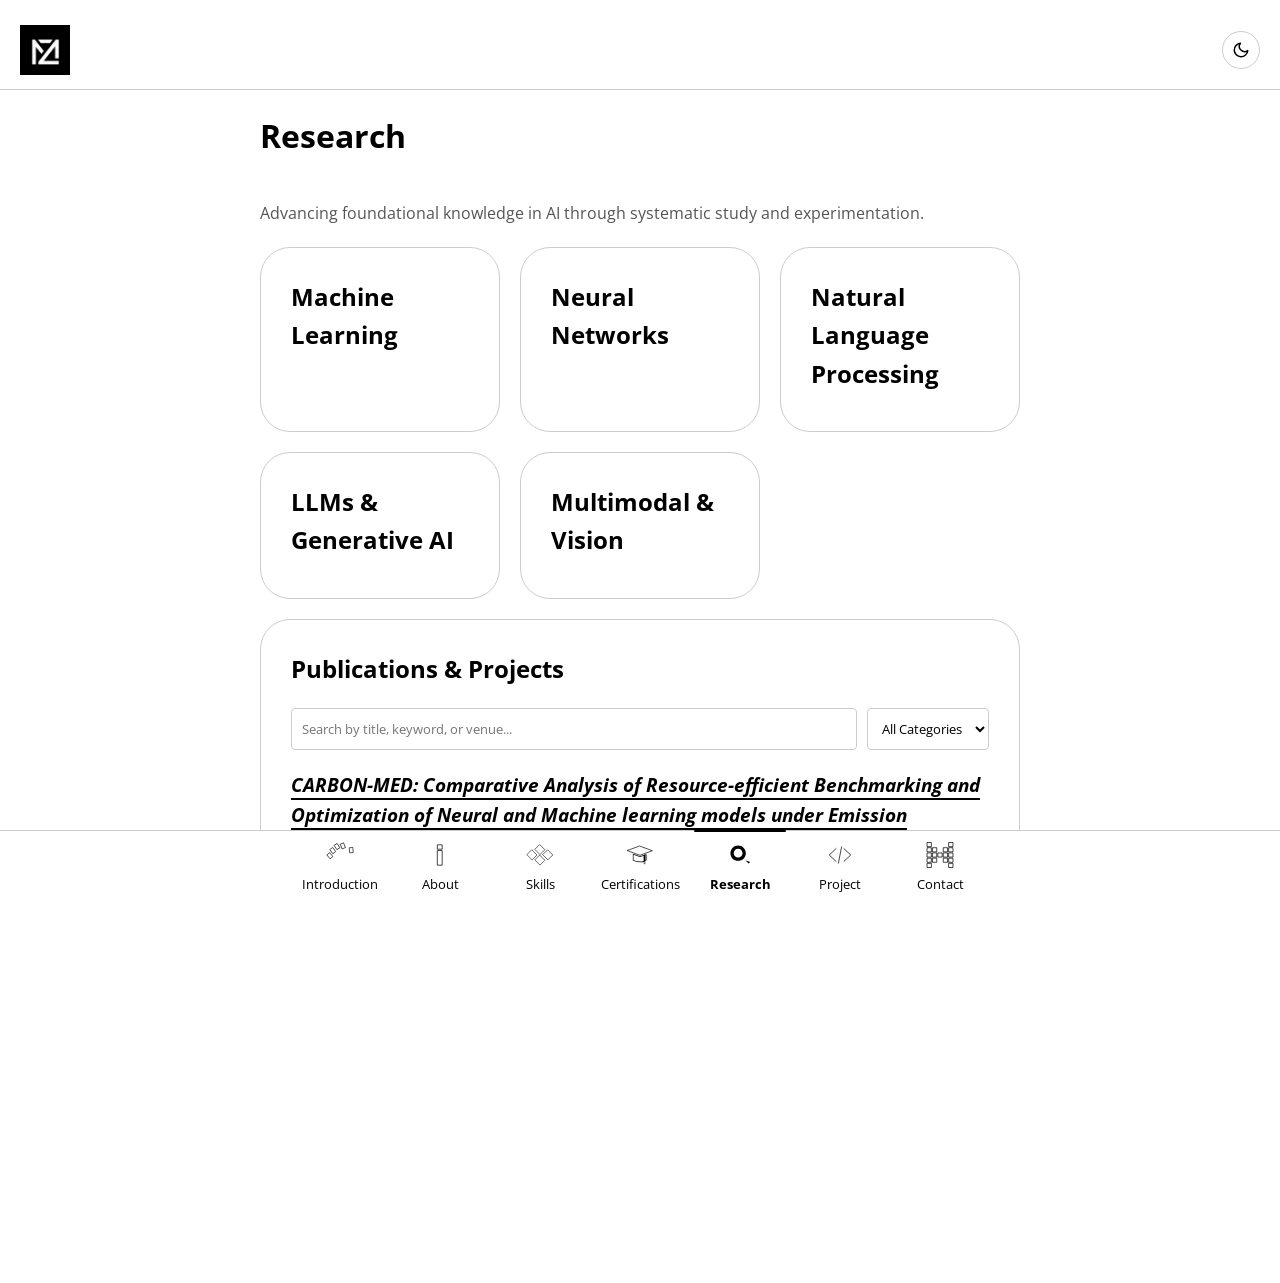
<file: en/research.html>
<!DOCTYPE html>
<html lang="en">

<head>
    <meta charset="utf-8" />
    <meta name="viewport" content="width=device-width, initial-scale=1.0">
    <meta name="description" content="My Portfolio Website" />
    <link rel="canonical" href="https://shahriarabid191.github.io/en/research.html" />
    <meta name="keywords" content="Portfolio, Resume, Web Developer">
    <meta name="author" content="Abdullah Al Mazid Zomader" />

    <title>Abdullah Al Mazid Zomader</title>

    <link rel="icon" type="image/x-icon" href="../images/Logo.jpg">

    <link rel="preconnect" href="https://fonts.googleapis.com">
    <link rel="preconnect" href="https://fonts.gstatic.com" crossorigin>
    <link href="https://fonts.googleapis.com/css2?family=Open+Sans:ital,wght@0,300..800;1,300..800&display=swap" rel="stylesheet">
   
    
    
    <link rel="preload" href="/css/style.css" as="style">
    <link rel="stylesheet" href="/css/style.css">
    <script src="/js/script.js" defer></script>
    <script>
        (function() {
            var saved = localStorage.getItem('theme');
            var prefersDark = window.matchMedia('(prefers-color-scheme: dark)').matches;
            if (saved === 'dark' || (!saved && prefersDark)) document.documentElement.setAttribute('data-theme', 'dark');
        })();
    </script>
</head>

<body class="en">
    <header class="top-header" role="banner">
        <img id="logo" src="../images/Logo.jpg" alt="Logo">
    </header>

    <main class="content">

        <h1 class="pgTitle">Research</h1>

        <article>
            <p class="mb-20" style="color: var(--muted);">Advancing foundational knowledge in AI through systematic study and experimentation.</p>

            <div class="grid-container">
                <section class="container">
                    <h2>Machine Learning</h2>
                </section>
                
                <section class="container">
                    <h2>Neural Networks</h2>
                </section>

                <section class="container">
                    <h2>Natural Language Processing</h2>
                </section>

                <section class="container">
                    <h2>LLMs & Generative AI</h2>
                </section>

                <section class="container">
                    <h2>Multimodal & Vision</h2>
                </section>
            </div>

            <section class="container" style="margin-top: 20px;">
                <h2>Publications & Projects</h2>
                
                <div class="research-controls mt-20" style="display: flex; gap: 10px; flex-wrap: wrap; margin-bottom: 20px;">
                    <input type="text" id="researchSearch" placeholder="Search by title, keyword, or venue..." style="flex: 1; min-width: 200px; padding: 10px; border: 1px solid var(--border); border-radius: 4px; background: var(--input-bg); color: var(--text);">
                    <select id="researchFilter" style="padding: 10px; border: 1px solid var(--border); border-radius: 4px; background: var(--input-bg); color: var(--text); cursor: pointer;">
                        <option value="all">All Categories</option>
                        <option value="coursework">Coursework</option>
                        <option value="published">Published</option>
                        <option value="preprint">Preprint</option>
                    </select>
                </div>

                <div class="research-list">
                    <div class="research-item mt-20" data-category="coursework">
                        <h3><a href="https://drive.google.com/file/d/1L1hhtKRZwpsVM-T7WIkDwIAUcZvxw2aF/view?usp=sharing" target="_blank" rel="noreferrer" class="link bold">CARBON-MED: Comparative Analysis of Resource-efficient Benchmarking and Optimization of Neural and Machine learning models under Emission constraints for Diagnostical datasets</a></h3>
                        <p class="mt-10"><strong>Authors:</strong> Abdullah Al Mazid Zomader, Avisheek Pal Joy, MD Nur Uddin Howlader Ashiq</p>
                        <p class="mt-10"><strong>Venue:</strong> CSE427: Machine Learning (2026) <span style="color: var(--muted); font-size: 0.9em; margin-left: 10px;">| Coursework</span></p>
                        <p class="mt-10">A comparative study benchmarking six machine learning and neural network models across six diagnostic datasets to optimize accuracy and carbon emissions utilizing CodeCarbon.</p>
                        <div class="socials mt-10">
                            <a class="link" href="https://github.com/mazidzomader/CSE427-Project-BRACU" target="_blank" rel="noreferrer">Code</a>
                            <a class="link" href="https://drive.google.com/file/d/1L1hhtKRZwpsVM-T7WIkDwIAUcZvxw2aF/view?usp=sharing" target="_blank" rel="noreferrer">PDF</a>
                        </div>
                    </div>
                </div>
            </section>
        </article>

    </main>

    <footer class="footer">
        &copy; <script>document.write(new Date().getFullYear())</script> Abdullah Al Mazid Zomader. All rights reserved.
    </footer>

</body>

</html>
</file>
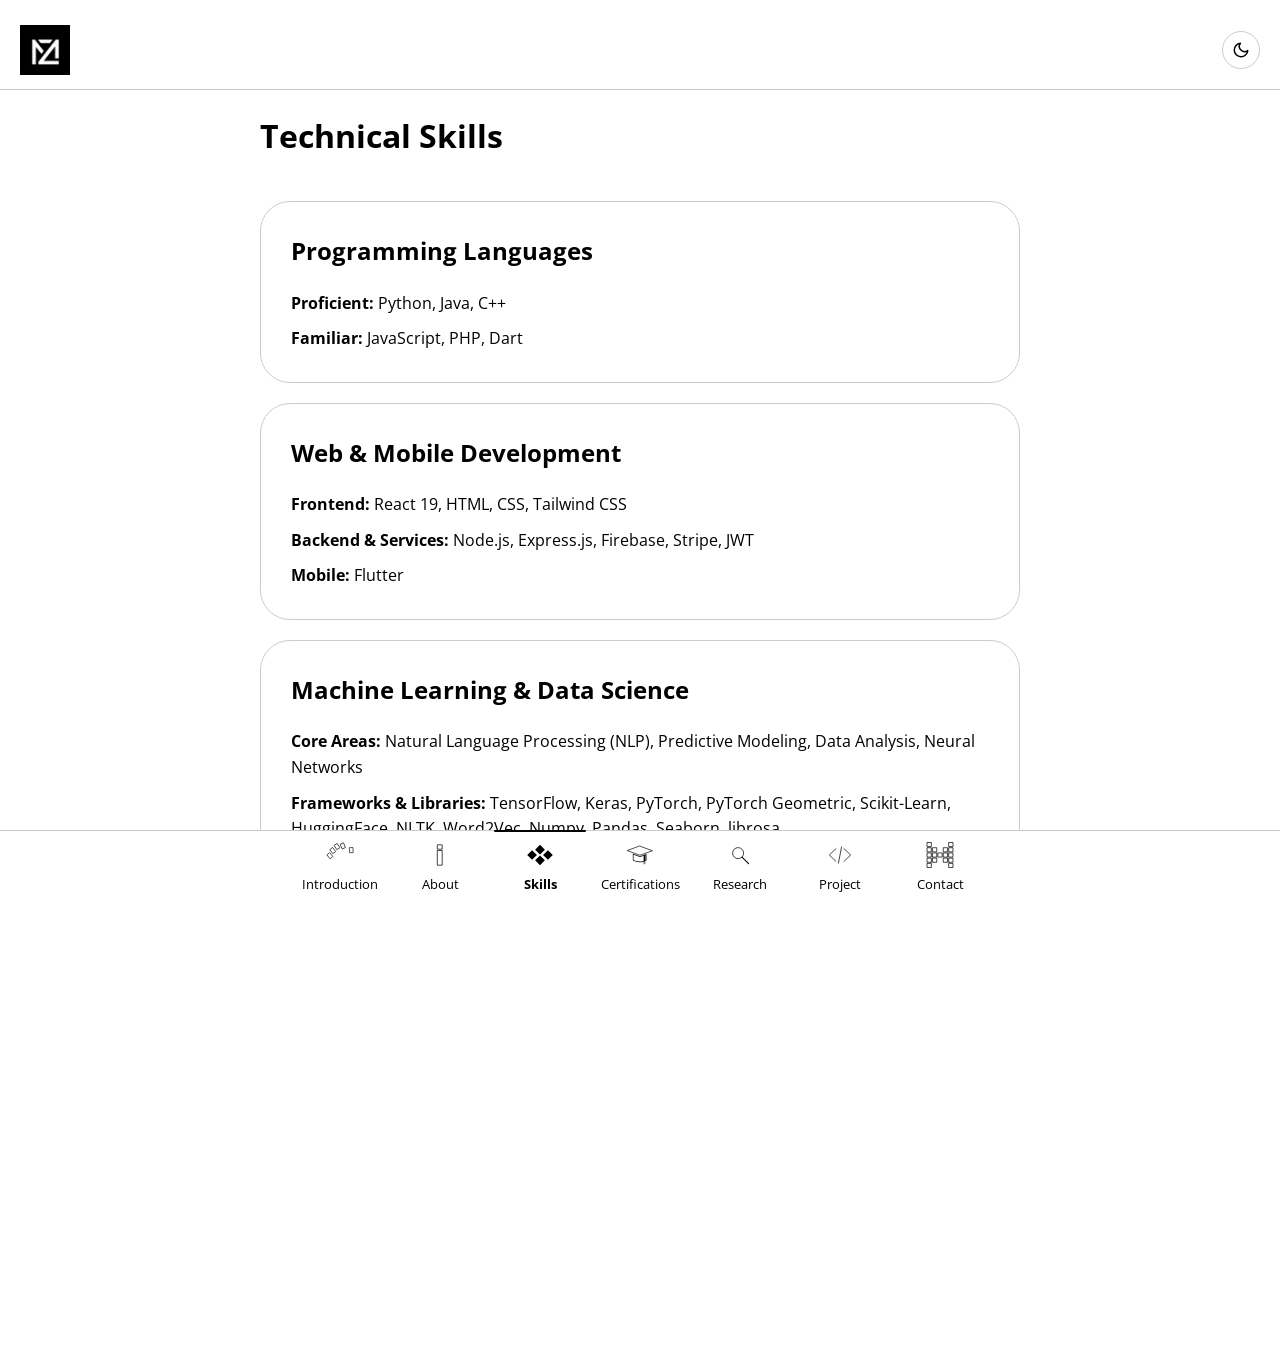
<file: en/skills.html>
<!DOCTYPE html>
<html lang="en">

<head>
    <meta charset="utf-8" />
    <meta name="viewport" content="width=device-width, initial-scale=1.0">
    <meta name="description" content="My Portfolio Website" />
    <link rel="canonical" href="https://shahriarabid191.github.io/en/skills.html" />
    <meta name="keywords" content="Portfolio, Resume, Web Developer">
    <meta name="author" content="Abdullah Al Mazid Zomader" />

    <title>Abdullah Al Mazid Zomader</title>

    <link rel="icon" type="image/x-icon" href="../images/Logo.jpg">

    <link rel="preconnect" href="https://fonts.googleapis.com">
    <link rel="preconnect" href="https://fonts.gstatic.com" crossorigin>
    <link href="https://fonts.googleapis.com/css2?family=Open+Sans:ital,wght@0,300..800;1,300..800&display=swap" rel="stylesheet">
   
    
    
    <link rel="preload" href="/css/style.css" as="style">
    <link rel="stylesheet" href="/css/style.css">
    <script src="/js/script.js" defer></script>
    <script>
        (function() {
            var saved = localStorage.getItem('theme');
            var prefersDark = window.matchMedia('(prefers-color-scheme: dark)').matches;
            if (saved === 'dark' || (!saved && prefersDark)) document.documentElement.setAttribute('data-theme', 'dark');
        })();
    </script>
</head>

<body class="en">
    <header class="top-header" role="banner">
        <img id="logo" src="../images/Logo.jpg" alt="Logo">
    </header>

    <main class="content">

        <h1 class="pgTitle">Technical Skills</h1>

        <article>
            <section class="container">
                <h2>Programming Languages</h2>
                <p class="mt-20"><strong>Proficient:</strong> Python, Java, C++</p>
                <p class="mt-10"><strong>Familiar:</strong> JavaScript, PHP, Dart</p>
            </section>
            
            <section class="container" style="margin-top: 20px;">
                <h2>Web & Mobile Development</h2>
                <p class="mt-20"><strong>Frontend:</strong> React 19, HTML, CSS, Tailwind CSS</p>
                <p class="mt-10"><strong>Backend & Services:</strong> Node.js, Express.js, Firebase, Stripe, JWT</p>
                <p class="mt-10"><strong>Mobile:</strong> Flutter</p>
            </section>

            <section class="container" style="margin-top: 20px;">
                <h2>Machine Learning & Data Science</h2>
                <p class="mt-20"><strong>Core Areas:</strong> Natural Language Processing (NLP), Predictive Modeling, Data Analysis, Neural Networks</p>
                <p class="mt-10"><strong>Frameworks & Libraries:</strong> TensorFlow, Keras, PyTorch, PyTorch Geometric, Scikit-Learn, HuggingFace, NLTK, Word2Vec, Numpy, Pandas, Seaborn, librosa</p>
            </section>

            <section class="container" style="margin-top: 20px;">
                <h2>Tools & Fundamentals</h2>
                <p class="mt-20"><strong>Databases:</strong> MongoDB, MySQL, Firestore</p>
                <p class="mt-10"><strong>Networking & Maps:</strong> Cisco Packet Tracer, Wireshark, NS3, Leaflet, OpenStreetMap</p>
                <p class="mt-10"><strong>Version Control:</strong> Git, GitHub</p>
                <p class="mt-10"><strong>Core Concepts:</strong> Data Structures, Algorithms, Digital Logic Design</p>
            </section>
        </article>
    </main>

    <footer class="footer">
        &copy; <script>document.write(new Date().getFullYear())</script> Abdullah Al Mazid Zomader. All rights reserved.
    </footer>

</body>

</html>
</file>
<file: css/style.css>
/* ── CSS Variables (Light & Dark) ─────────────────────── */

:root {
  --bg:         #ffffff;
  --surface:    #ffffff;
  --text:       #000000;
  --muted:      #555555;
  --border:     #cccccc;
  --hover-bg:   #e0e0e0;
  --input-bg:   #ffffff;
  --nav-bg:     #ffffff;
  --nav-border: #cccccc;
  --indicator:  #000000;
  --svg-fill:   #000;
}

[data-theme="dark"] {
  --bg:         #111111;
  --surface:    #1a1a1a;
  --text:       #f0f0f0;
  --muted:      #999999;
  --border:     #333333;
  --hover-bg:   #2a2a2a;
  --input-bg:   #1a1a1a;
  --nav-bg:     #111111;
  --nav-border: #333333;
  --indicator:  #f0f0f0;
  --svg-fill:   #fff;
}

/* ── Reset ─────────────────────────────────────────────── */

* {
  margin: 0;
  padding: 0;
  box-sizing: border-box;
}

input, button, textarea, select {
  font-family: inherit;
}

html,
body {
  height: 100%;
  overflow-x: hidden;
  position: relative;
  -webkit-overflow-scrolling: touch;
  font-size: 16px;
  background: var(--bg);
  color: var(--text);
  line-height: 1.6;
  transition: background 200ms ease, color 200ms ease;
}

body {
  font-family: "Open Sans", sans-serif;
}

a {
  -webkit-tap-highlight-color: transparent;
}

h1,
h2,
h3 {
  font-weight: 700;
}

h1.pgTitle {
  margin-bottom: 40px;
}

p {
  overflow-wrap: break-word;
}


/* ── Top header ─────────────────────────────────────────── */

.top-header {
  width: 100%;
  height: 80px;
  display: flex;
  justify-content: space-between;
  align-items: center;
  background: var(--surface);
  padding: 0 20px;
  margin-top: 10px;
  border-bottom: 1px solid var(--border);
}

.top-header #logo {
  height: 50px;
  width: auto;
}

.top-header #logo:hover {
  cursor: pointer;
}


/* ── Dark Mode Toggle Button ────────────────────────────── */

#darkToggle {
  width: 38px;
  height: 38px;
  border-radius: 50%;
  border: 1px solid var(--border);
  background: var(--surface);
  color: var(--text);
  cursor: pointer;
  display: flex;
  align-items: center;
  justify-content: center;
  flex-shrink: 0;
  transition: background 160ms ease, border-color 160ms ease, transform 160ms ease, color 160ms ease;
}

#darkToggle:hover {
  background: var(--hover-bg);
  transform: scale(1.08);
}

#darkToggle svg {
  width: 18px;
  height: 18px;
  pointer-events: none;
}

/* ── Main content ───────────────────────────────────────── */

.content {
  padding: 20px;
  max-width: 800px;
  margin: 0 auto;
  position: relative;
  z-index: 1;
}

.grid-container {
  display: grid;
  grid-template-columns: repeat(auto-fit, minmax(220px, 1fr));
  gap: 20px;
  margin-top: 20px;
}

.grid-container .container {
  margin-top: 0 !important;
  height: 100%;
}

/* ── Image Gallery ──────────────────────────────────────── */

.image-gallery {
  display: flex;
  overflow-x: auto;
  gap: 10px;
  padding-bottom: 10px;
  scrollbar-width: thin;
}

.image-gallery::-webkit-scrollbar {
  height: 6px;
}

.image-gallery::-webkit-scrollbar-thumb {
  background: var(--border);
  border-radius: 3px;
}

.image-gallery img {
  height: 180px;
  width: auto;
  border-radius: 8px;
  border: 1px solid var(--border);
  object-fit: contain;
  background: var(--bg);
}
/* ── Links ──────────────────────────────────────────────── */

.link {
  text-decoration: underline;
  text-decoration-thickness: 2px;
  text-underline-offset: 6px;
  font-weight: 600;
  font-style: italic;
  color: inherit;
  cursor: pointer;
}

.link:hover {
  text-decoration: none;
  font-weight: 700;
  color: var(--text);
  background: var(--hover-bg);
}

/* ── Container ──────────────────────────────────────────── */

.container {
  border: 1px solid var(--border);
  padding: 30px;
  border-radius: 30px;
  margin-bottom: 8px;
  background: var(--surface);
  transition: background 200ms ease, border-color 200ms ease;
}

/* ── Formatting utilities ───────────────────────────────── */

.bold { font-weight: 700; }
.it   { font-style: italic; }
.u    { text-decoration: underline; }

.mb-5  { margin-bottom: 5px; }
.mb-10 { margin-bottom: 10px; }
.mb-20 { margin-bottom: 20px; }
.mb-40 { margin-bottom: 40px; }
.mt-5  { margin-top: 5px; }
.mt-10 { margin-top: 10px; }
.mt-20 { margin-top: 20px; }
.mt-40 { margin-top: 40px; }

/* ── Social buttons ─────────────────────────────────────── */

.socials {
  display: flex;
  flex-wrap: wrap;
  gap: 10px;
}

.socials a {
  padding: 5px 20px;
  border: 1px solid var(--border);
  border-radius: 30px;
  text-decoration: none;
  font-style: normal;
  display: inline-block;
  color: var(--text);
  background: var(--surface);
  transition: background 160ms ease;
}

.socials a:hover {
  background: var(--hover-bg);
}

/* ── Forms (Anon & Contact) ─────────────────────────────── */

#anonForm textarea,
#form .input-minimal {
  width: 100%;
  padding: 20px;
  font-size: 16px;
  font-family: inherit;
  font-weight: 400;
  border: 1px solid var(--border);
  border-radius: 20px;
  box-sizing: border-box;
  background: var(--input-bg);
  color: var(--text);
  margin-bottom: 15px;
}

#anonForm textarea {
  min-height: 200px;
  padding: 30px;
  border-radius: 30px;
  resize: vertical;
}

#anonForm textarea:hover,
#form .input-minimal:hover,
#form .input-minimal:focus {
  outline: none;
  border: 1px solid var(--text);
}

#anonForm button,
#form button {
  display: block;
  margin: 10px 0px 0px auto;
  padding: 5px 20px;
  border: 1px solid var(--border);
  border-radius: 30px;
  font-size: 16px;
  font-weight: 600;
  color: var(--text);
  background: var(--surface);
  cursor: pointer;
}

#anonForm button {
  margin-bottom: 120px;
}

#form button {
  margin-bottom: 20px;
}

#anonForm button:hover,
#form button:hover {
  font-weight: 700;
  background: var(--hover-bg);
}

/* ── Bottom navbar ──────────────────────────────────────── */

.bottom-nav {
  display: flex;
  justify-content: center;
  align-items: center;
  width: 100%;
  padding-left: env(safe-area-inset-left, 0);
  padding-right: env(safe-area-inset-right, 0);
  bottom: env(safe-area-inset-bottom, 0);
  position: fixed;
  left: 0;
  height: 70px;
  background: var(--nav-bg);
  border-top: 1px solid var(--nav-border);
  z-index: 1000;
  transition: background 200ms ease, border-color 200ms ease;
}

.nav-item {
  display: flex;
  flex-direction: column;
  align-items: center;
  justify-content: center;
  text-decoration: none;
  color: var(--text);
  width: 100px;
  height: 70px;
  padding: 5px;
  margin: 0;
  position: relative;
  cursor: pointer;
  flex-shrink: 0;
}

.nav-item:hover {
  background: var(--hover-bg);
}

.nav-icon {
  width: 28px;
  height: 28px;
  object-fit: contain;
}


.nav-item span {
  font-size: 13px;
  margin-top: 5px;
  text-align: center;
}

.nav-item.active {
  font-weight: 700;
}

/* Invert black SVG icons to white in dark mode */
[data-theme="dark"] .nav-icon {
  filter: invert(1);
}

#nav-indicator {
  position: absolute;
  top: -1px;
  height: 2px;
  background-color: var(--indicator);
  border-radius: 1px;
  width: 0;
  left: 0;
  z-index: 1001;
}

/* ── Footer ─────────────────────────────────────────────── */

.footer {
  padding: 40px 20px 120px 20px;
  max-width: 800px;
  margin: 0 auto;
  font-size: 15px;
  color: var(--muted);
}

/* ── Responsive ─────────────────────────────────────────── */

@media (max-width: 600px) {
  .bottom-nav {
    justify-content: space-between;
  }

  .nav-item {
    flex: 1;
    display: flex;
    flex-direction: column;
    align-items: center;
    justify-content: center;
    height: 100%;
    padding: 0;
    margin: 0;
    width: auto;
  }

  .nav-icon {
    width: 25px;
    height: 25px;
  }

  .nav-item span {
    font-size: 11px;
    margin-top: 3px;
  }

  .content {
    padding: 15px;
  }
}

@media (max-width: 400px) {
  .nav-item {
    height: 100%;
    padding: 0;
  }

  .nav-icon {
    width: 20px;
    height: 20px;
  }

  .nav-item span {
    font-size: 10px;
  }
}

/* ── Image Modal ────────────────────────────────────────── */
.image-modal {
  display: none; 
  position: fixed; 
  z-index: 9999; 
  left: 0;
  top: 0;
  width: 100%;
  height: 100%;
  overflow: auto; 
  background-color: rgba(0,0,0,0.8);
  backdrop-filter: blur(5px);
  align-items: center;
  justify-content: center;
  opacity: 0;
  transition: opacity 0.3s ease;
}

.image-modal.show {
  display: flex;
  opacity: 1;
}

.image-modal-content {
  max-width: 90%;
  max-height: 90%;
  object-fit: contain;
  border-radius: 8px;
  box-shadow: 0 4px 15px rgba(0,0,0,0.5);
  transform: scale(0.95);
  transition: transform 0.3s ease;
}

.image-modal.show .image-modal-content {
  transform: scale(1);
}

.image-modal-close {
  position: absolute;
  top: 20px;
  right: 30px;
  color: white;
  font-size: 40px;
  font-weight: bold;
  cursor: pointer;
  background: none;
  border: none;
  line-height: 1;
}

.image-modal-nav {
  position: absolute;
  top: 50%;
  transform: translateY(-50%);
  color: white;
  font-size: 50px;
  font-weight: bold;
  cursor: pointer;
  background: none;
  border: none;
  padding: 20px;
  user-select: none;
  transition: opacity 0.2s;
  z-index: 10000;
}

.image-modal-nav:hover { opacity: 0.7; }
.image-modal-prev { left: 10px; }
.image-modal-next { right: 10px; }
</file>
